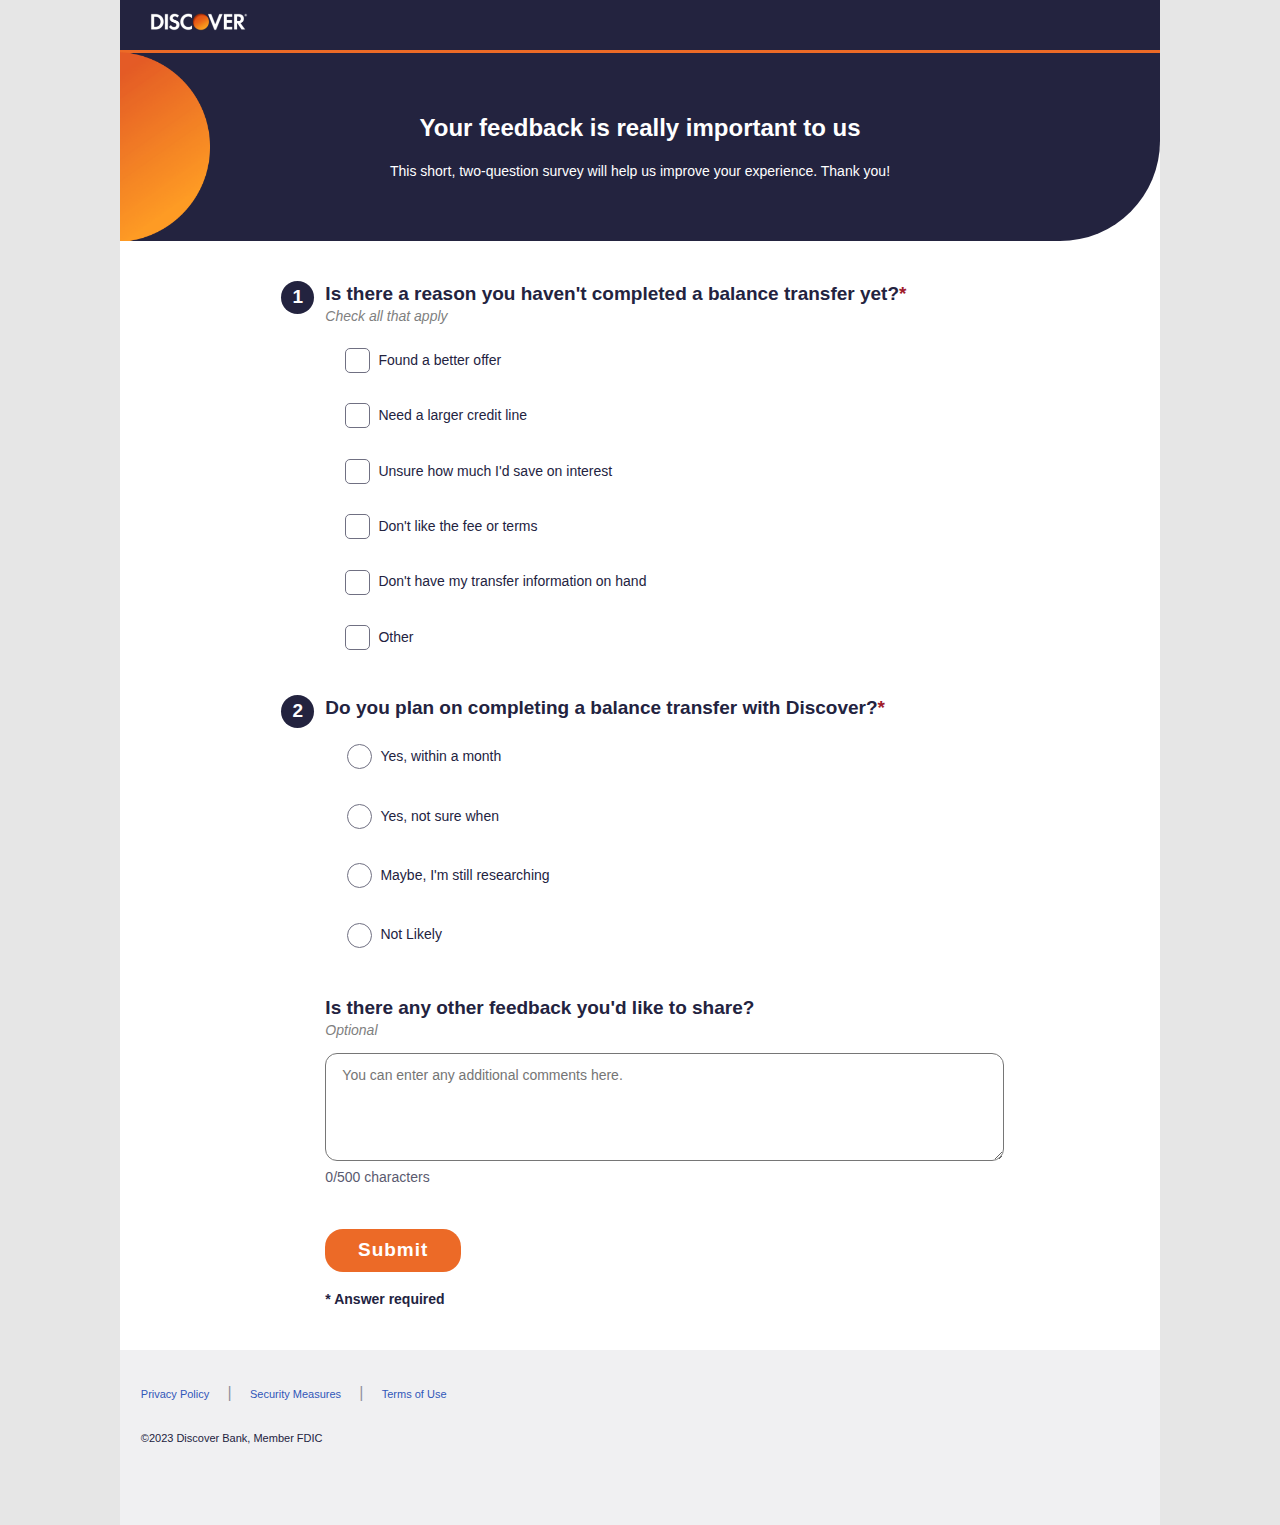
<file: index.html>
<!DOCTYPE html>
<html lang="en">

<head>
 <meta charset="UTF-8">
 <meta http-equiv="X-UA-Compatible" content="IE=edge">
 <meta name="viewport" content="width=device-width, initial-scale=1.0">
 <title>Discover Balance Transfer Survey</title>
 <link rel="stylesheet" href="style.css">
</head>

<body>
 <div class="grid__container">
  <header class="header__section">
   <div class="header__bar text__ctr text__left">
    <a href="http://www.discover.com?/">
      <img src="images/discover-logo-x2.png" alt="Discover" width="110">
    </a>
   </div>
   <div class="flex flex__center">
    <div>
     <img class="hero__graphic" src="images/DiscoSun-gradient.png" alt="">
    </div>
    <div class="hero__copy text__ctr">
     <h1 class="title__primary text__bold">
      Your feedback is really important to us
     </h1>
     <p class="title__secondary">
       This short, two-question survey will help us improve your
       experience. Thank you!
     </p>
    </div>
   </div>
  </header>
  <main>
   <!--START Hidden Error Summary Section-->
   <div class="error__container" style="display: none;">
    <div class="error__summary">
     <p class="error__heading">Please fix the errors below</p>
     <ul>
      <li><a class="text__form" href="#question1">A selection in Question 1 is required.</a> </li>
      <li><a class="text__form" href="#question2">A selection in Question 2 is required.</a> </li>
     </ul>
    </div>
   </div>
   <!--End Hidden Error Summary Section-->
   <div class="form__container" onclick="selectionCheck()">
    <form action="./thankyou.html" name="form1" method="GET" id="form__submit">
     <!--START 1st Question Section-->
     <fieldset>
      <legend data-number-1 class="form__heading--container form__heading text__bold pad_left-rem">
       <span>
        Is there a reason you haven't completed a balance transfer
        <span style="white-space: nowrap;">yet?<span class="char_color">*</span></span>
       </span>
      </legend>
      <div class="form__heading--container">
       <p class="text__color--all pad_left-rem text__form">
        Check all that apply
       </p>
      </div>

      <div data-checkbox-group id="question1">
       <div class="input__group--flex" id="error__checkbox">
        <div class="checkbox-container">
         <input class="form__field" type="checkbox" id="cb1" name="bt_reason" value="Found a better offer">
         <label class="text__form" for="cb1">Found a better offer</label>
        </div>

        <div class="checkbox-container">
         <input class="form__field" type="checkbox" id="cb2" name="bt_reason" value="Need a larger credit line">
         <label class="text__form" for="cb2">Need a larger credit line</label>
        </div>

        <div class="checkbox-container">
         <input class="form__field" type="checkbox" id="cb3" name="bt_reason" value="Unsure how much I\'d save on interest">
         <label class="text__form" for="cb3">Unsure how much I&#39;d save on interest</label>
        </div>

        <div class="checkbox-container">
         <input class="form__field" type="checkbox" id="cb4" name="bt_reason" value="Don\'t like the fee or terms">
         <label class="text__form" for="cb4">Don&#39;t like the fee or terms</label>
        </div>

        <div class="checkbox-container">
         <input class="form__field" type="checkbox" id="cb5" name="bt_reason" value="Don\'t have my transfer information on hand">
         <label class="text__form" for="cb5">Don&#39;t have my transfer information on hand</label>
        </div>

        <div class="checkbox-container">
         <input class="form__field" type="checkbox" id="cb6" name="bt_reason" value="Other" onclick="showTextBox()">
         <label class="text__form" for="cb6">Other</label>
        </div>
       </div>
      </div>
      <!--If form is submitted without selecting an option error message will display-->
      <p class="error__message" style="display: none;">
              <svg class="error__icon" xmlns="http://www.w3.org/2000/svg" width="18" height="18" viewBox="0 0 24 24">
                <g transform="translate(0 0)">
                  <rect width="24" height="24" fill="none" />
                  <path d="M3.515,3.515A12,12,0,0,0,20.486,20.486,12,12,0,0,0,3.515,3.515ZM1.455,12A10.546,10.546,0,1,1,12,22.546,10.557,10.557,0,0,1,1.455,12Zm9.152-5.906c-.007.7-.008,1.252-.005,2.5,0,.072,0,.072,0,.144,0,.1,0,.193,0,.277v.6c0,.277,0,.5,0,1,0,1.2,0,1.737,0,2.406A1.444,1.444,0,0,0,12,14.6a1.42,1.42,0,0,0,1.394-1.462q.012-3.505,0-7.076a1.4,1.4,0,1,0-2.787.032ZM12,16.6a1.4,1.4,0,1,0,.01,0Z"
                    transform="translate(0 0)" fill="#a01c2b"/>
                </g>
              </svg>Please make a selection
            </p>
      <!--If other checkbox is checked a textarea element will show for user to type in additional info-->
      <div id="optionalBox" class="flex flex__direction--col textbox__section" style="display: none;">
       <textarea name="additionalReasons" id="optional100" maxlength="100" onkeypress="isInputAlphaNumeric(event)" onkeyup="charCounter100()" placeholder="Please tell us your reason."></textarea>
       <p style=" color: #5a5a6f; font-size: 0.875rem; padding-top: 0.4375rem;">
        <span data-counter-100>0</span>/<span>100</span> characters
       </p>
      </div>
     </fieldset>
     <!--END 1st Question Section-->

     <!--START 2nd Question Section-->
     <div style="padding-top: 1.4875rem;">
      <fieldset>
       <legend data-number-2 class="form__heading--container form__heading text__bold pad_left-rem">
        Do you plan on completing a balance transfer with
        <span style="white-space: nowrap;">Discover?<span class="char_color">*</span></span>
       </legend>
       <div data-radio-group id="question2">
        <div class="input__group--flex" id="error__radio">
         <div class="radio-container">
          <input class="form__field" type="radio" id="rb1" name="bt_completion" value="Yes, within a month">
          <label class="text__form" for="rb1">Yes, within a month</label>
         </div>

         <div class="radio-container">
          <input class="form__field" type="radio" id="rb2" name="bt_completion" value="Yes, not sure when">
          <label class="text__form" for="rb2">Yes, not sure when</label>
         </div>

         <div class="radio-container">
          <input class="form__field" type="radio" id="rb3" name="bt_completion" value="Maybe, I\'m still researching">
          <label data-border="highlight" class="text__form" for="rb3">Maybe, I&#39;m still researching</label>
         </div>

         <div class="radio-container">
          <input class="form__field" type="radio" id="rb4" name="bt_completion" value="Not Likely">
          <label class="text__form" for="rb4">Not Likely</label>
         </div>
        </div>
       </div>
       <!--If form is submitted without selecting an option error message will display-->
       <p class="error__message--clr" style="display: none;">
                <svg class="error__icon" xmlns="http://www.w3.org/2000/svg" width="18" height="18" viewBox="0 0 24 24">
                  <g transform="translate(0 0)">
                  <rect width="24" height="24" fill="none" />
                  <path d="M3.515,3.515A12,12,0,0,0,20.486,20.486,12,12,0,0,0,3.515,3.515ZM1.455,12A10.546,10.546,0,1,1,12,22.546,10.557,10.557,0,0,1,1.455,12Zm9.152-5.906c-.007.7-.008,1.252-.005,2.5,0,.072,0,.072,0,.144,0,.1,0,.193,0,.277v.6c0,.277,0,.5,0,1,0,1.2,0,1.737,0,2.406A1.444,1.444,0,0,0,12,14.6a1.42,1.42,0,0,0,1.394-1.462q.012-3.505,0-7.076a1.4,1.4,0,1,0-2.787.032ZM12,16.6a1.4,1.4,0,1,0,.01,0Z"
                    transform="translate(0 0)" fill="#a01c2b"/>
                </g>
                </svg>Please make a selection
              </p>
      </fieldset>
     </div>

     <!--END 2nd Question Section-->
     <!--START Optional Feedback Section-->
     <fieldset data-textbox-group>
      <legend class="form__heading text__bold pad_left-rem">
       Is there any other feedback you'd like to share?
      </legend>
      <p class="text__color--all pad_left-rem text__form">Optional</p>
      <div class="textbox__section">
       <div class="flex flex__direction--col">
        <textarea name="other_feedback" id="optional500" maxlength="500" onkeypress="isInputAlphaNumeric(event)" onkeyup="charCounter500()" placeholder="You can enter any additional comments here."></textarea>
        <p style=" color: #5a5a6f; font-size: 0.875rem; padding-top: 0.4375rem;"><span data-counter-500>0</span>/<span>500</span> characters
        </p>
       </div>
      </div>
     </fieldset>
     <!--END Optional Feedback Section-->

     <!--START Submit Button Section-->
     <div class="btn__container pad__left--large">
      <button type="submit" class="btn__submit">Submit</button>
      <p class="text__bold text__ctr text__left answer__required">* Answer required</p>
     </div>
     <!--END Submit Button Section-->
    </form>
   </div>
  </main>
  <footer class="footer__section">
   <div>
    <nav class="footer__nav">
     <ul class="flex flex__space--between">
      <li><a class="footer__link" href="https://www.discover.com/privacy-statement">Privacy Policy</a></li>
      <li><span style="color: #9191a0">|</span></li>
      <li><a class="footer__link" href="https://www.discover.com/credit-cards/member-benefits">Security Measures</a></li>
      <li><span style="color: #9191a0">|</span></li>
      <li><a class="footer__link" href="https://www.discover.com/credit-cards/discover-terms-of-use">Terms of Use</a></li>
     </ul>
    </nav>
   </div>
   <div class="bottom__legal--copy">
    <address>
     &copy;2023 Discover Bank, Member
     <span style="text-transform: uppercase">fdic</span>
    </address>
   </div>
  </footer>
 </div>
 <script src="main.js"></script>
</body>

</html>
</file>
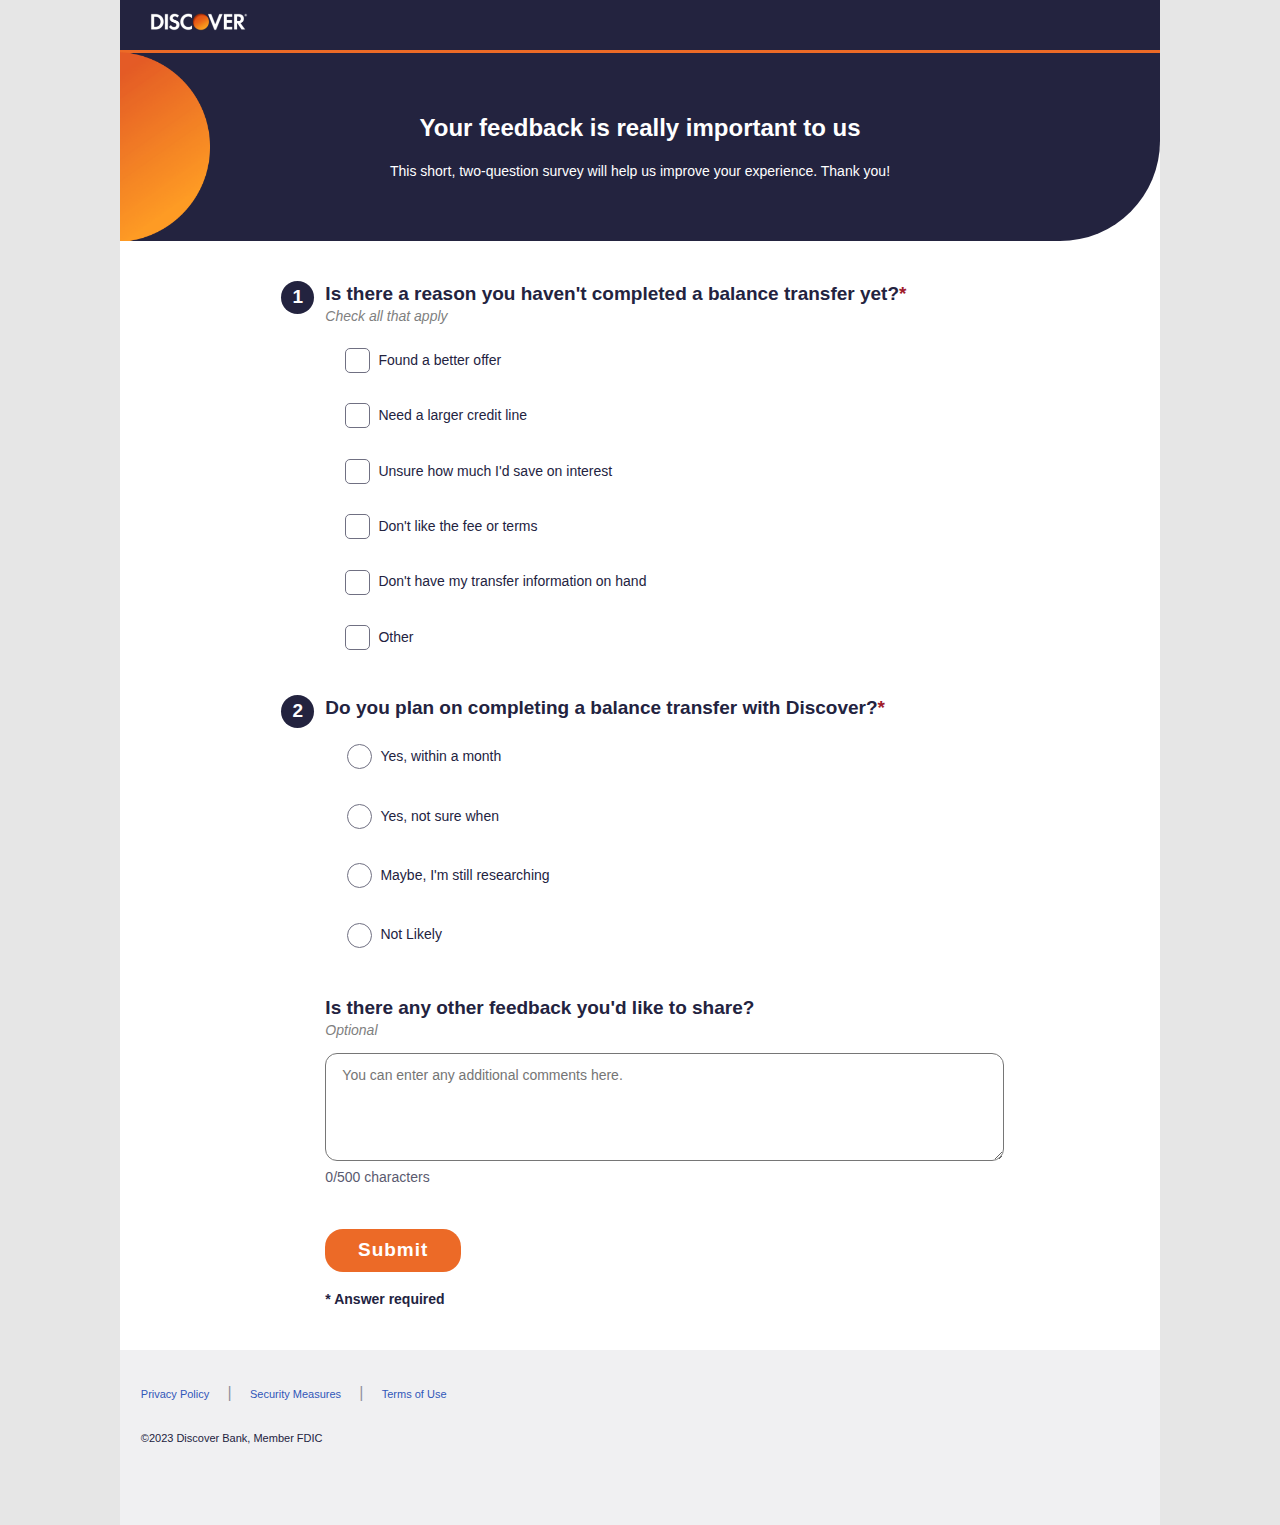
<file: survey.html>
<!DOCTYPE html>
<html lang="en">

<head>
  <meta charset="UTF-8" />
  <meta http-equiv="X-UA-Compatible" content="IE=edge" />
  <meta name="viewport" content="width=device-width, initial-scale=1.0" />
  <title>Concept 1</title>
  <link rel="stylesheet" href="style.css" />
</head>

<body>
  <div class="grid__container">
    <header class="header__section">
      <div class="header__bar text__ctr text__left">
        <a href="http://www.discover.com?/">
          <img src="images/discover-logo-x2.png" alt="Discover" width="110" height="auto" />
        </a>
      </div>
      <div class="flex flex__center">
        <div>
          <img class="hero__graphic" src="images/DiscoSun-gradient.png" alt="" />
        </div>
        <div class="hero__copy text__ctr">
          <h1 class="title__primary text__bold">
            Your feedback is really important to us
          </h1>
          <p class="title__secondary">
            This short, two-question survey will help us improve your
            experience. Thank you!
          </p>
        </div>
      </div>
    </header>
    <main>
      <!--START Hidden Error Summary Section-->
      <div class="error__container" style="display: none;">
        <div class="error__summary">
          <p class="error__heading">Please fix the errors below</p>
          <ul>
            <li><a class="text__form" href="#question1">A selection in Question 1 is required.</a> </li>
            <li><a class="text__form" href="#question2">A selection in Question 2 is required.</a> </li>
          </ul>
        </div>
      </div>
      <!--End Hidden Error Summary Section-->
      <div class="form__container" onclick="selectionCheck()">
        <form action="#" name="form1" method="GET" id="form__submit">
          <!--START 1st Question Section-->
          <fieldset>
            <div class="form__heading--container">
              <legend data-number-1 class="form__heading text__bold pad_left-rem">
                Is there a reason you haven't completed a balance transfer
                <span style="white-space: nowrap;">yet?<span class="char_color">*</span></span>
              </legend>
              <p class="text__color--all pad_left-rem text__form">
                Check all that apply
              </p>
            </div>

            <div data-checkbox-group id="question1">
              <div class="input__group--flex" id="error__checkbox">
                <div class="checkbox-container">
                  <input class="form__field" type="checkbox" id="cb1" name="bt_reason" value="Found a better offer" />
                  <label class="text__form" for="cb1">Found a better offer</label>
                </div>

                <div class="checkbox-container">
                  <input class="form__field" type="checkbox" id="cb2" name="bt_reason"
                    value="Need a larger credit line" />
                  <label class="text__form" for="cb2">Need a larger credit line</label>
                </div>

                <div class="checkbox-container">
                  <input class="form__field" type="checkbox" id="cb3" name="bt_reason"
                    value="Unsure how much I\'d save on interest" />
                  <label class="text__form" for="cb3">Unsure how much I&#39;d save on interest</label>
                </div>

                <div class="checkbox-container">
                  <input class="form__field" type="checkbox" id="cb4" name="bt_reason"
                    value="Don\'t like the fee or terms" />
                  <label class="text__form" for="cb4">Don&#39;t like the fee or terms</label>
                </div>

                <div class="checkbox-container">
                  <input class="form__field" type="checkbox" id="cb5" name="bt_reason"
                    value="Don\'t have my transfer information on hand" />
                  <label class="text__form" for="cb5">Don&#39;t have my transfer information on hand</label>
                </div>

                <div class="checkbox-container">
                  <input class="form__field" type="checkbox" id="cb6" name="bt_reason" value="Other"
                    onclick="showTextBox()" />
                  <label class="text__form" for="cb6">Other</label>
                </div>
              </div>
            </div>
            <!--If form is submitted without selecting an option error message will display-->
            <p class="error__message" style="display: none;">
              <svg class="error__icon" xmlns="http://www.w3.org/2000/svg" width="18" height="18" viewBox="0 0 24 24">
                <g id="Error" transform="translate(0 0)">
                  <rect id="Brand_Icons_Alert_Error_background" data-name="Brand/Icons/Alert/Error background"
                    width="24" height="24" fill="none" />
                  <path id="DFS_Browser_Design_Foundation_Functional_Icons_Alerts_Error"
                    data-name="DFS / Browser / Design Foundation / Functional Icons / Alerts / Error"
                    d="M3.515,3.515A12,12,0,0,0,20.486,20.486,12,12,0,0,0,3.515,3.515ZM1.455,12A10.546,10.546,0,1,1,12,22.546,10.557,10.557,0,0,1,1.455,12Zm9.152-5.906c-.007.7-.008,1.252-.005,2.5,0,.072,0,.072,0,.144,0,.1,0,.193,0,.277v.6c0,.277,0,.5,0,1,0,1.2,0,1.737,0,2.406A1.444,1.444,0,0,0,12,14.6a1.42,1.42,0,0,0,1.394-1.462q.012-3.505,0-7.076a1.4,1.4,0,1,0-2.787.032ZM12,16.6a1.4,1.4,0,1,0,.01,0Z"
                    transform="translate(0 0)" fill="#a01c2b" />
                </g>
              </svg>Please make a selection
            </p>
            <!--If other checkbox is checked a textarea element will 
                      show for user to type in additional info-->
            <div id="optionalBox" class="flex flex__direction--col textbox__section" style="display: none;">
              <textarea name="additionalReasons" id="optional100" maxlength="100"
                onkeypress="isInputAlphaNumeric(event)" onkeyup="charCounter100()"
                placeholder="Please tell us your reason."></textarea>
              <p style=" color: #5a5a6f; font-size: 0.875rem; padding-top: 0.4375rem;">
                <span data-counter-100>0</span>/<span>100</span> characters
              </p>
            </div>
          </fieldset>
          <!--END 1st Question Section-->

          <!--START 2nd Question Section-->
          <div style="padding-top: 1.4875rem;">
            <fieldset>
              <div class="form__heading--container">
                <legend data-number-2 class="form__heading text__bold pad_left-rem">
                  Do you plan on completing a balance transfer with
                  <span style="white-space: nowrap;">Discover?<span class="char_color">*</span></span>
                </legend>
              </div>
              <div data-radio-group id="question2">
                <div class="input__group--flex" id="error__radio">
                  <div class="radio-container">
                    <input class="form__field" type="radio" id="rb1" name="bt_completion" value="Yes, within a month" />
                    <label class="text__form" for="rb1">Yes, within a month</label>
                  </div>

                  <div class="radio-container">
                    <input class="form__field" type="radio" id="rb2" name="bt_completion" value="Yes, not sure when" />
                    <label class="text__form" for="rb2">Yes, not sure when</label>
                  </div>

                  <div class="radio-container">
                    <input class="form__field" type="radio" id="rb3" name="bt_completion"
                      value="Maybe, I\'m still researching" />
                    <label data-border="highlight" class="text__form" for="rb3">Maybe, I&#39;m still researching</label>
                  </div>

                  <div class="radio-container">
                    <input class="form__field" type="radio" id="rb4" name="bt_completion" value="Not Likely" />
                    <label class="text__form" for="rb4">Not Likely</label>
                  </div>
                </div>
              </div>

              <!--If form is submitted without selecting an option error message will display-->
              <p class="error__message--clr" style="display: none;">
                <svg class="error__icon" xmlns="http://www.w3.org/2000/svg" width="18" height="18" viewBox="0 0 24 24">
                  <g id="Error" transform="translate(0 0)">
                    <rect id="Brand_Icons_Alert_Error_background" data-name="Brand/Icons/Alert/Error background"
                      width="24" height="24" fill="none" />
                    <path id="DFS_Browser_Design_Foundation_Functional_Icons_Alerts_Error"
                      data-name="DFS / Browser / Design Foundation / Functional Icons / Alerts / Error"
                      d="M3.515,3.515A12,12,0,0,0,20.486,20.486,12,12,0,0,0,3.515,3.515ZM1.455,12A10.546,10.546,0,1,1,12,22.546,10.557,10.557,0,0,1,1.455,12Zm9.152-5.906c-.007.7-.008,1.252-.005,2.5,0,.072,0,.072,0,.144,0,.1,0,.193,0,.277v.6c0,.277,0,.5,0,1,0,1.2,0,1.737,0,2.406A1.444,1.444,0,0,0,12,14.6a1.42,1.42,0,0,0,1.394-1.462q.012-3.505,0-7.076a1.4,1.4,0,1,0-2.787.032ZM12,16.6a1.4,1.4,0,1,0,.01,0Z"
                      transform="translate(0 0)" fill="#a01c2b" />
                  </g>
                </svg>Please make a selection
              </p>
            </fieldset>
          </div>

          <!--END 2nd Question Section-->

          <!--START Optional Feedback Section-->
          <fieldset>
            <div data-textbox-group>
              <legend class="form__heading text__bold pad_left-rem">
                Is there any other feedback you'd like to share?
              </legend>
              <p class="text__color--all pad_left-rem text__form">Optional</p>
            </div>
            <div class="textbox__section">
              <div class="flex flex__direction--col">
                <textarea name="other_feedback" id="optional500" maxlength="500" onkeypress="isInputAlphaNumeric(event)"
                  onkeyup="charCounter500()" placeholder="You can enter any additional comments here."></textarea>
                <p style="
                      color: #5a5a6f;
                      font-size: 0.875rem;
                      padding-top: 0.4375rem;
                    ">
                  <span data-counter-500>0</span>/<span>500</span> characters
                </p>
              </div>
            </div>
          </fieldset>
          <!--END Optional Feedback Section-->

          <!--START Submit Button Section-->
          <div class="btn__container pad__left--large">
            <button type="submit" class="btn__submit">Submit</button>
            <p class="text__bold text__ctr text__left answer__required">
              * Answer required
            </p>
          </div>
          <!--END Submit Button Section-->
        </form>
      </div>
    </main>
    <footer class="footer__section">
      <div>
        <nav class="footer__nav">
          <ul class="flex flex__space--between">
            <li><a class="footer__link" href="https://www.discover.com/privacy-statement">Privacy Policy</a></li>
            <span style="color: #9191a0">|</span>
            <li><a class="footer__link" href="https://www.discover.com/credit-cards/member-benefits">Security
                Measures</a></li>
            <span style="color: #9191a0">|</span>
            <li><a class="footer__link" href="https://www.discover.com/credit-cards/discover-terms-of-use">Terms of
                Use</a></li>
          </ul>
        </nav>
      </div>
      <div class="bottom__legal--copy">
        <address>
          &copy;2023 Discover Bank, Member
          <span style="text-transform: uppercase">fdic</span>
        </address>
      </div>
    </footer>
  </div>
  <script src="main.js"></script>
</body>

</html>
</file>
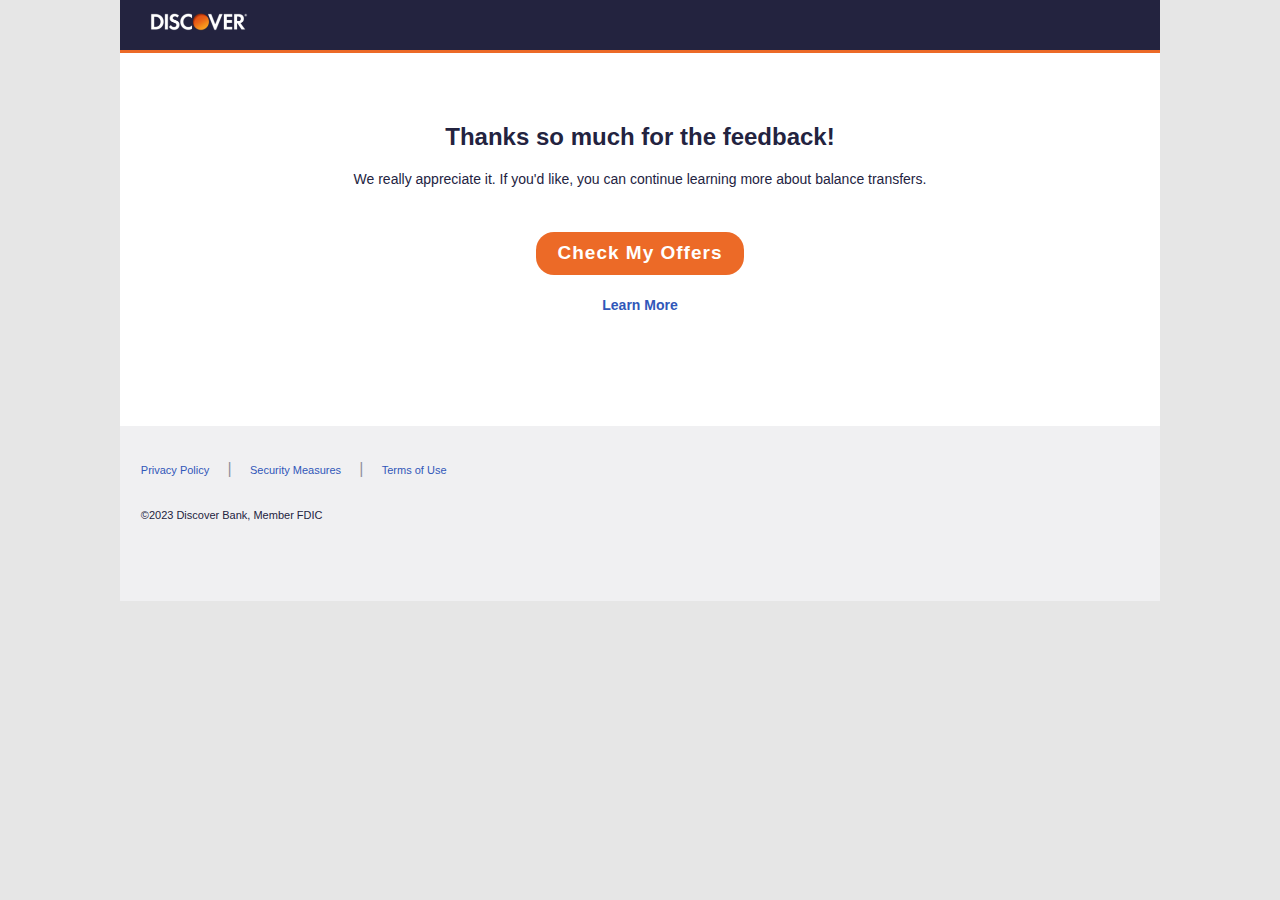
<file: thankyou.html>
<!DOCTYPE html>
<html lang="en">

<head>
  <meta charset="UTF-8" />
  <meta http-equiv="X-UA-Compatible" content="IE=edge" />
  <meta name="viewport" content="width=device-width, initial-scale=1.0" />
  <title>Concept 1</title>
  <link rel="stylesheet" href="style.css" />
</head>

<body>
  <div class="grid__container ">
    <header class="header__section--thankyou">
      <div class="header__bar text__ctr text__left">
        <a href="http://www.discover.com?/">
          <img src="images/discover-logo-x2.png" alt="Discover" width="110" height="auto" />
        </a>
      </div>

    </header>
    <main class="padding20lr">
      <div class="confirmation__container text__ctr">
        <h1>Thanks so much for the feedback!</h1>
        <p>We really appreciate it. If you&#39;d like, you can continue learning more about balance transfers.</p>
        <a href="https://discover.app.link/3p?%243p=e_rs&%24original_url=https%3A%2F%2Fwww.discover.com%2Fcredit-cards%2Fbalance-transfer%2F&deeplink=linktobalxfer"
          class="btn__submit" style="display: inline-block;">Check My Offers</a>
        <div class="learn__more--link">
          <a
            href="https://discover.app.link/3p?%243p=e_rs&%24original_url=https%3A%2F%2Fportal.discover.com%2Fcustomersvcs%2FuniversalLogin%2Fac_main%3Flink%3D%252Fcardmembersvcs%252Fhelpcenter%252Faction%252FviewCategoryMain%253Ftopic%253D1%2526category%253D14&deeplink=linktobtfaq">Learn
            More</a>
        </div>
      </div>
    </main>
    <footer class="footer__section">
      <div>
        <nav class="footer__nav">
          <ul class="flex flex__space--between">
            <li><a class="footer__link" href="https://www.discover.com/privacy-statement">Privacy Policy</a></li>
            <span style="color: #9191a0">|</span>
            <li><a class="footer__link" href="https://www.discover.com/credit-cards/member-benefits">Security
                Measures</a></li>
            <span style="color: #9191a0">|</span>
            <li><a class="footer__link" href="https://www.discover.com/credit-cards/discover-terms-of-use">Terms of
                Use</a></li>
          </ul>
        </nav>
      </div>
      <div class="bottom__legal--copy">
        <address>
          &copy;2023 Discover Bank, Member
          <span style="text-transform: uppercase">fdic</span>
        </address>
      </div>
    </footer>
  </div>
</body>

</html>
</file>
<file: style.css>
:root {
  /* Colors */
  --body-clr-bg: hsl(0, 0%, 90.2%);
  --container-clr-bg: hsl(0, 0%, 100%);
  --brand-clr: hsl(240, 28.6%, 19.2%);
  --secondary-clr: hsl(20.4, 83.8%, 53.9%);
  --secondary-clr-light: hsl(20.69, 82.86%, 93.14%);
  --required-clr-char: hsl(353.2, 70.2%, 36.9%);
  --text-clr-darkest: hsl(0, 0%, 0%);
  --text-clr-dark: hsl(237, 13.2%, 29.8%);
  --text-cor-med-dark: hsl(0, 0%, 49.8%);
  --text-clr-med: hsl(240, 7.44%, 47.45%);
  --text-clr-light: hsl(0, 0%, 100%);
  --text-clr-link: hsl(222.9, 58.8%, 45.7%);
  --footer-clr-bg: hsl(240, 7.1%, 94.5%);
  --fp-font-main: Arial, System-ui, sans-serif;
}
/*BASE GLOBAL ELEMENTS*/
*,
*::before,
*::after {
  box-sizing: border-box;
  margin: 0;
  padding: 0;
  font: inherit;
}

html {
  font-size: 1rem;
}

body {
  font-family: var(--fp-font-main);
  line-height: 1.4;
  background-color: var(--body-clr-bg);
}

/* HTML5 display-role reset for older browsers */
:is(
    article,
    aside,
    details,
    figcaption,
    figure,
    footer,
    header,
    nav,
    section,

  ) {
  display: block;
}

label,
input {
  display: inline-flex;
  align-items: center;
}

ul {
  list-style-type: none;
}

a {
  text-decoration: none;
}

/*LAYOUT STYLES*/
.grid__container {
  background-color: var(--container-clr-bg);
  display: grid;
  max-width: 65rem;
  margin-inline: auto;
}

.flex {
  display: flex;
  width: 100%;
}

.flex__direction--col {
  flex-direction: column;
}

.flex__space--between {
  justify-content: space-between;
}

.flex__center {
  place-content: center;
  align-items: center;
}

/*HEADING & TEXT STYLES*/
.title__primary {
  font-size: 1.5rem;
  padding-bottom: 1rem;
}

.title__secondary {
  font-size: 0.875rem;
  line-height: 1.6;
  padding: 0 0.75rem;
}

.text__color--all {
  color: var(--text-cor-med-dark);
  font-style: italic;
}

.char_color {
  color: var(--required-clr-char);
}

.text__form {
  font-size: 0.875rem;
}

/*HEADER STYLES*/
.header__section {
  background-color: var(--brand-clr);
  color: var(--text-clr-light);
  border-radius: 0px 0px 100px 0px;
  position: relative;
  overflow: hidden;
}
.header__section--thankyou {
  background-color: var(--brand-clr);
  color: var(--text-clr-light);
}

.header__bar {
  border-bottom: 3px solid var(--secondary-clr);
  padding: 0.25rem 0;
}

.hero__copy {
  padding: 2rem;
}

.hero__graphic {
  width: 6.12rem;
  height: auto;
  position: absolute;
  left: -50px;
  top: 100px;
}

/*FORM STYLES*/
.form__container {
  padding-inline: 1rem;
  padding-block: 2.5rem;
}

.form__heading--container {
  position: relative;
}

.form__heading {
  color: var(--brand-clr);
  font-size: 1.1875rem;
}

[data-number-1]::before,
[data-number-2]::before {
  display: flex;
  justify-content: center;
  align-items: center;
  width: 2.06rem;
  height: 2.06rem;
  aspect-ratio: 1/1;
  background-color: var(--brand-clr);
  border-radius: 50%;
  color: var(--text-clr-light);
  position: absolute;
  left: 6px;
  top: 0px;
}

[data-number-1]::before {
  content: "1";
}
[data-number-2]::before {
  content: "2";
}

[data-checkbox-group],
[data-radio-group] {
  padding-left: 2.5rem;
}

/* [data-checkbox-group] {
  padding-bottom: 1.5rem;
} */

[data-textbox-group] .form__heading {
  padding-top: 1.5rem;
}

.input__group--flex:nth-child(1) {
  display: flex;
  flex-direction: column;
  flex-wrap: wrap;
  padding: 0.8125rem;
}

.textbox__section {
  padding-top: 0.75rem;
  padding-left: 3rem;
}

.form__field {
  height: 20px;
  width: 20px;
  border: 1px solid var(--text-clr-med);
}

fieldset {
  border: none;
}

input:focus,
textarea:focus {
  outline: var(--secondary-clr);
  transition: outline 0.7s ease-out;
}

textarea {
  display: flex;
  height: 6.75rem;
  border-radius: 12px;
  padding-left: 1rem;
  padding-top: 0.75rem;
  padding-right: 0.5rem;
  font-size: 0.875rem;
}

.btn__container {
  padding-top: 2.625rem;
}

.btn__submit {
  background-color: var(--secondary-clr);
  color: var(--text-clr-light);
  outline: none;
  border: none;
  border-radius: 18px;
  padding: 0.5rem;
  width: 100%;
  margin: var(--space-xs) 0;
  font-size: 1.1875rem;
  font-weight: bold;
  letter-spacing: 1px;
}

.answer__required {
  color: var(--brand-clr);
  font-size: 0.875rem;
  padding-top: 1.125rem;
}

/*---CUSTOM FORM SECTION STYLES---*/
.checkbox-container,
.radio-container {
  display: flex;
  margin-bottom: 0.9rem;
}
.checkbox-container:nth-child(6),
.radio-container:nth-child(4) {
  margin-bottom: 0rem;
}

/*---CUSTOM CHECKBOX STYLES---*/
.checkbox-container label {
  cursor: pointer;
  display: flex;
  align-items: center;
  color: var(--brand-clr);
  padding: 0.5rem;
}

.checkbox-container input[type="checkbox"],
.radio-container input[type="radio"] {
  cursor: pointer;
  opacity: 0;
  position: absolute;
}

.checkbox-container label::before {
  content: "";
  height: 1.5625rem;
  width: 1.5625rem;
  aspect-ratio: 1/1;
  border-radius: 0.3125rem;
  margin-right: 0.5rem;
  border: 1px solid var(--text-clr-med);
}

.checkbox-container input[type="checkbox"]:checked + label::before {
  content: url("data:image/svg+xml,%3Csvg xmlns='http://www.w3.org/2000/svg' width='14' height='11.133' viewBox='0 0 12 9.133'%3E%3Cpath id='Fill_4_Copy' data-name='Fill 4 Copy' d='M9.072,1.334l.077-.08L9.9.469,9.926.441a1.575,1.575,0,0,1,.223-.205,1.111,1.111,0,0,1,1.23-.092A1.188,1.188,0,0,1,12,1.167a1.226,1.226,0,0,1-.27.782c-.041.051-.073.085-.135.15l-.023.024L5.319,8.669a1.162,1.162,0,0,1-1.855.006L2.6,7.765C1.492,6.61,1,6.1.388,5.457A1.206,1.206,0,0,1,.055,4.22a1.149,1.149,0,0,1,1.833-.584,1.592,1.592,0,0,1,.178.169l.025.027.553.578c.841.878,1.3,1.358,1.746,1.83C5.645,4.921,6.785,3.727,9.072,1.334Z' fill='%2323233f'/%3E%3C/svg%3E");
  background-color: var(--secondary-clr-light);
  border: 2px solid var(--secondary-clr);
  display: flex;
  justify-content: center;
  align-items: center;
  border-radius: 0.3125rem;
  padding-top: 3px;
}

/*---CUSTOM RADIO BOX STYLES---*/

input[type="radio"] + label {
  position: relative;
  cursor: pointer;
  color: var(--brand-clr);
  border-radius: 50%;
  padding: 0.5rem;
  border: 2px solid var(--text-clr-light);
}

[type="radio"] + label::before {
  content: "";
  display: flex;
  margin-right: 0.5rem;
  height: 1.5625rem;
  width: 1.5625rem;
  border-radius: 50%;
  aspect-ratio: 1/1;
  border: 1px solid var(--text-clr-med);
}

.radio-container input[type="radio"]:checked + label::before {
  content: "";
  display: block;
  background-color: var(--secondary-clr-light);
  border: 2px solid var(--secondary-clr);
  display: flex;
  justify-content: center;
  align-items: center;
}
.radio-container input[type="radio"]:checked + label::after {
  content: "";
  display: block;
  background-color: var(--brand-clr);
  width: 13px;
  height: 13px;
  aspect-ratio: 1/1;
  border-radius: 50%;
  position: absolute;
  left: 14px;
}

/*---ROUNDED HIGHLIGHTED BORDER STYLES---*/
.radio-container input[type="radio"]:checked + label {
  border: 2px solid var(--secondary-clr);
  border-radius: 12px;
  /* position: relative; */
}

/*FOOTER STYLES*/
.footer__section {
  background-color: var(--footer-clr-bg);
  padding-top: 2rem;
  padding-left: 1.3rem;
}

.footer__nav {
  width: max(18.75rem);
}

.bottom__legal--copy,
.footer__link {
  font-size: 0.6875rem;
}

.footer__link {
  color: var(--text-clr-link);
}

.bottom__legal--copy {
  padding: 1.7rem 0 4.875rem;
  color: var(--brand-clr);
}

/*DRY REUSABLE STYLES*/
.text__bold {
  font-weight: bold;
}

.text__ctr {
  text-align: center;
}

.pad_left-rem {
  padding-left: 3.06rem;
}

/*ERROR STATE STYLES*/

.error__container {
  padding: 2.125rem 1rem 0rem;
}

.error__heading {
  color: var(--brand-clr);
  font-weight: bold;
}

.error__icon {
  padding-right: 0.25rem;
  vertical-align: top;
}

/*--Error Classes Added Dynamically with JS--*/

.error__summary {
  padding: 1.5rem 1rem 1.5rem 3rem;
  border-left: 8px solid var(--required-clr-char);
  border-radius: 12px;
  box-shadow: rgba(112, 112, 112, 0.24) 0px 3px 8px;
  box-shadow: rgba(60, 64, 67, 0.3) 0px 1px 2px 0px,
    rgba(60, 64, 67, 0.15) 0px 2px 6px 2px;
  position: relative;
}

.error__summary p::before {
  content: " ";
  display: block;
  background-image: url("images/Error.png");
  position: absolute;
  left: 14px;
  width: 24px;
  height: 24px;
}

.error__summary ul {
  list-style: unset;
  margin-left: 20px;
  color: var(--text-clr-link);
}

.error__summary ul li {
  padding-top: 0.3125rem;
}
.error__summary ul li a {
  color: var(--text-clr-link);
}

.error__message,
.error__message--clr {
  margin-left: 3.6rem;
  margin-bottom: 0.5rem;
  color: var(--required-clr-char);
  position: relative;
  top: 0.8rem;
}

.error__message:last-of-type {
  margin-bottom: 0.5rem;
}

.error__border {
  border: 1px solid var(--required-clr-char);
  padding: 0.75rem;
  border-radius: 12px;
  margin: 0.5rem 0;
}

/*--Thank You Page Styles--*/
.confirmation__container {
  padding-top: 2.78125rem;
}
.confirmation__container h1 {
  font-size: 1.5rem;
  color: var(--brand-clr);
  font-weight: bold;
  padding: 0 3rem;
}
.confirmation__container p {
  font-size: 0.875rem;
  line-height: 1.375;
  color: var(--brand-clr);
  padding: 1rem 0 2.6875rem;
}

.confirmation__container .learn__more--link {
  padding: 1.1875rem 0 6.875rem;
}
.confirmation__container .learn__more--link a {
  color: var(--text-clr-link);
  font-size: 0.875rem;
  font-weight: bold;
}
/*-- Tablet Size breakpoint from 768px-1023px --*/
@media only screen and (min-width: 48rem) {
  .text__left {
    text-align: left;
  }

  .hero__copy {
    padding: 3.625rem;
  }
  .header__bar {
    text-align: left;
    padding-left: 1.5rem;
  }

  .hero__graphic {
    width: 190px;
    top: 52px;
    left: -100px;
  }

  .confirmation__container {
    padding-top: 4.21875rem;
  }

  .form__container {
    width: 73%;
    margin-inline: auto;
  }

  .error__container {
    padding-left: 3rem;
    width: 73%;
    margin-inline: auto;
  }

  .error__message {
    margin-top: 0rem;
    margin-left: 3.6rem;
  }

  [data-checkbox-group],
  [data-radio-group] {
    padding-left: 3rem;
  }
  [data-checkbox-group] {
    width: 67%;
  }

  [data-radio-group] {
    width: 50%;
  }

  .pad__left--large,
  .textbox__section {
    padding-left: 3rem;
  }

  .textbox__section {
    padding-left: 3rem;
  }

  [data-number-1]::before,
  [data-number-2]::before {
    left: 5px;
  }

  .btn__submit {
    width: 30%;
  }

  .footer__nav {
    width: 30%;
  }
}
/*-- Desktop Size Breakpoint from 1024px-larger --*/
@media only screen and (min-width: 64rem) {
  .hero__copy {
    padding: 3.625rem;
  }

  [data-checkbox-group] {
    width: 55%;
  }

  [data-radio-group] {
    width: 43%;
  }

  .textbox__section {
    margin-left: 0rem;
  }

  .pad__left--large,
  .textbox__section {
    padding-left: 3.06rem;
  }

  .btn__submit {
    width: 20%;
  }

  .footer__nav {
    width: 30%;
  }
}
</file>
